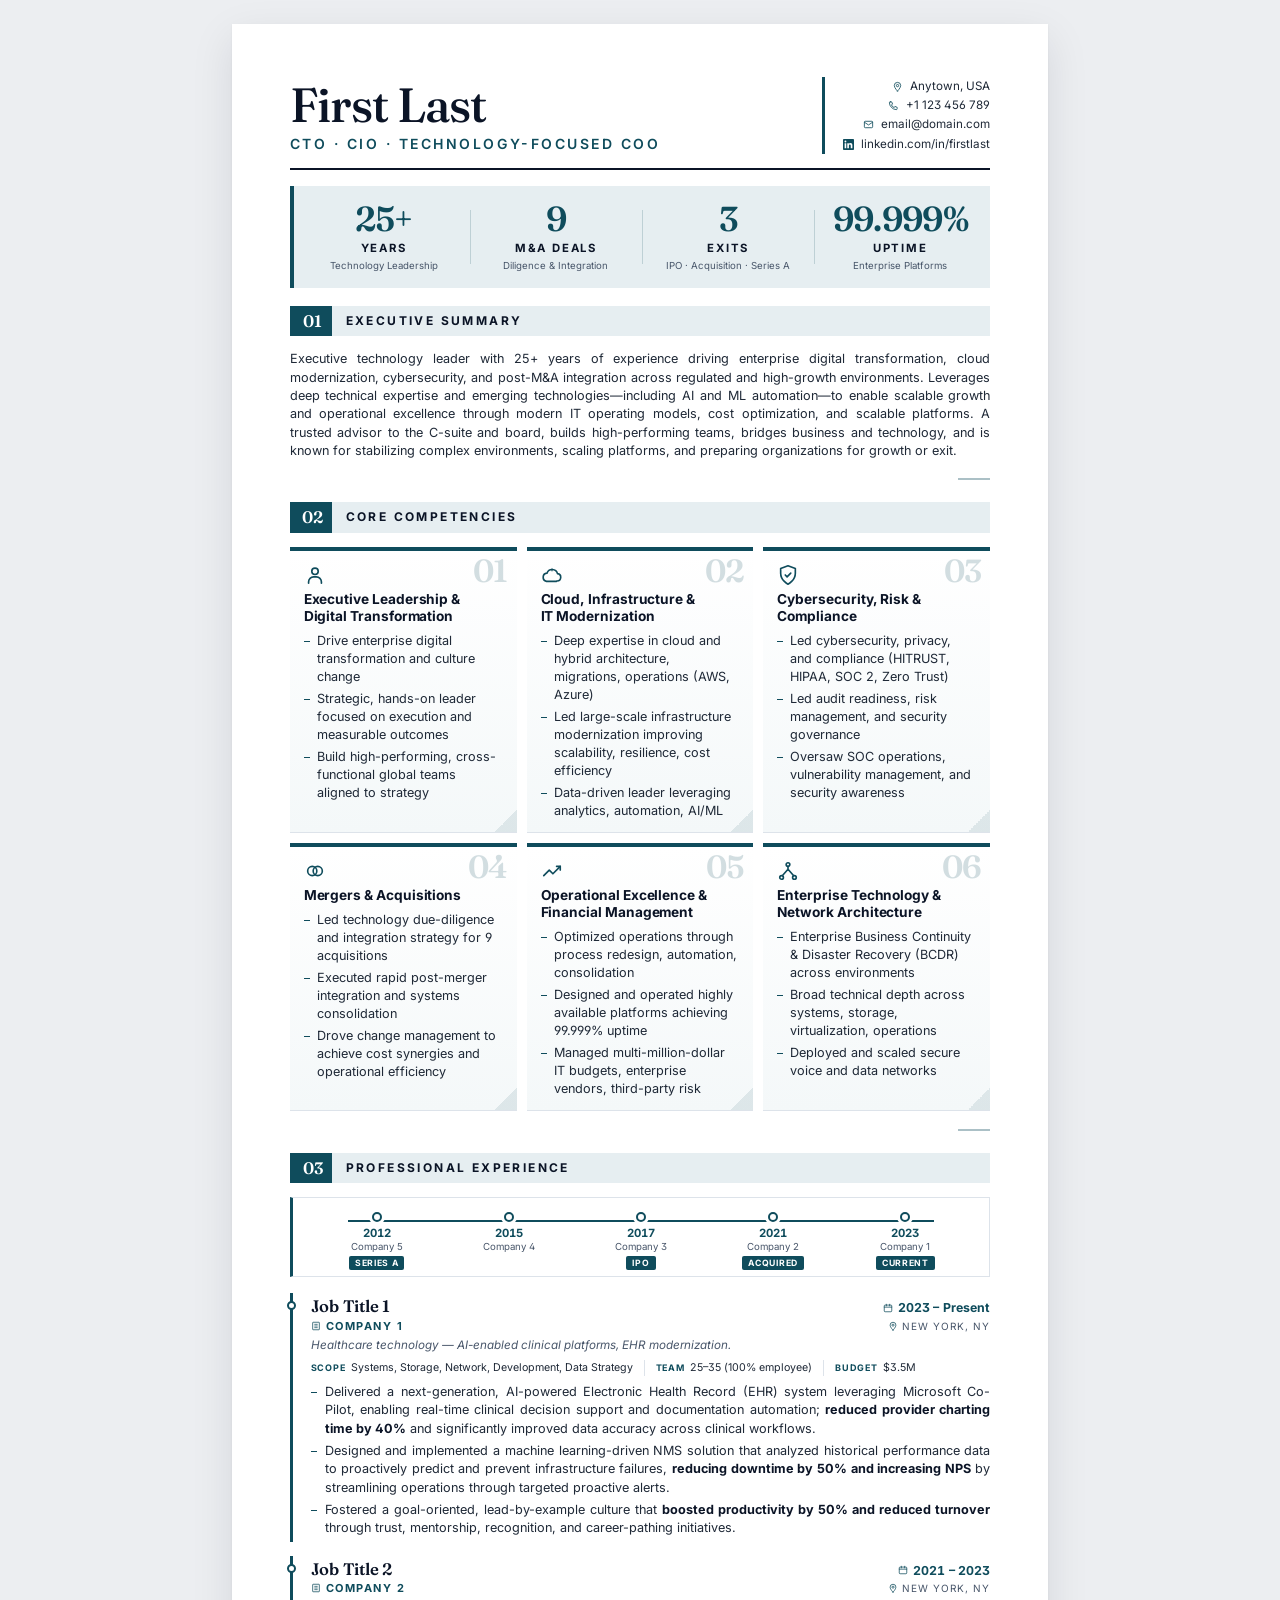
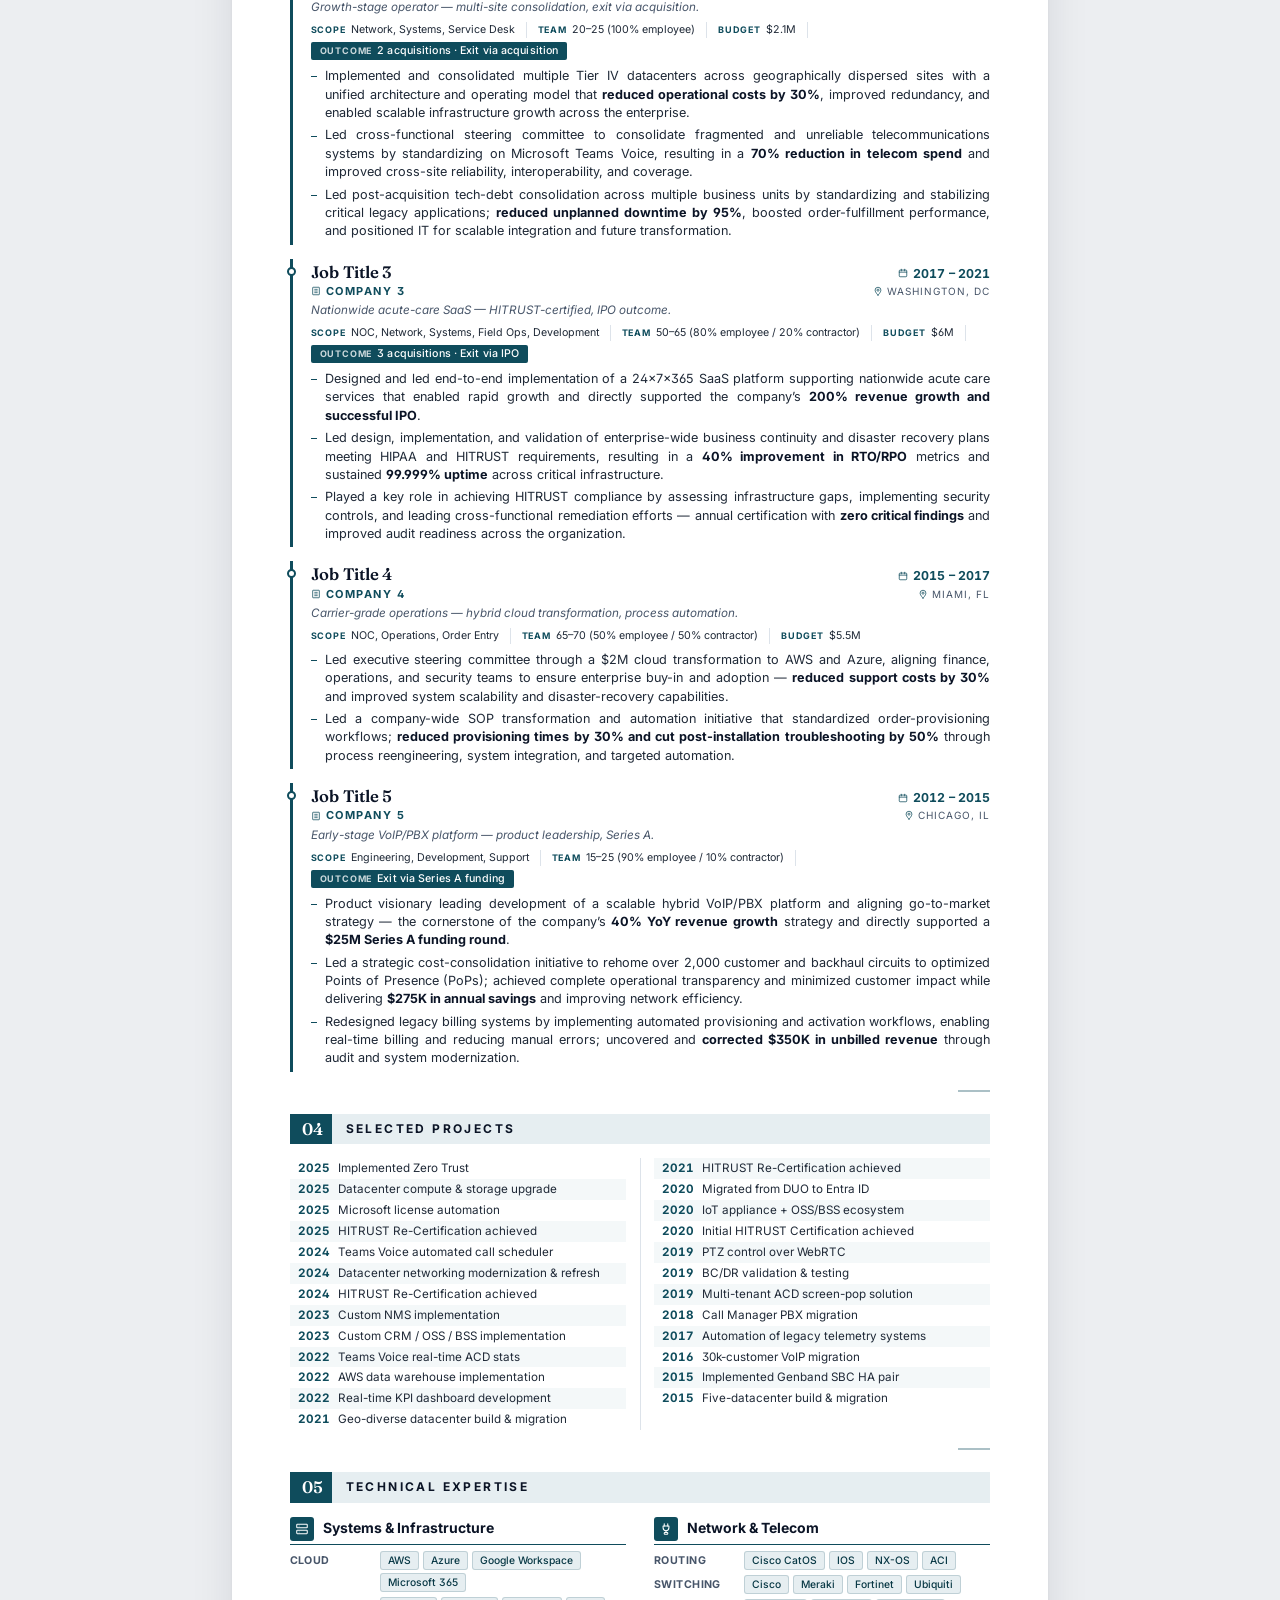
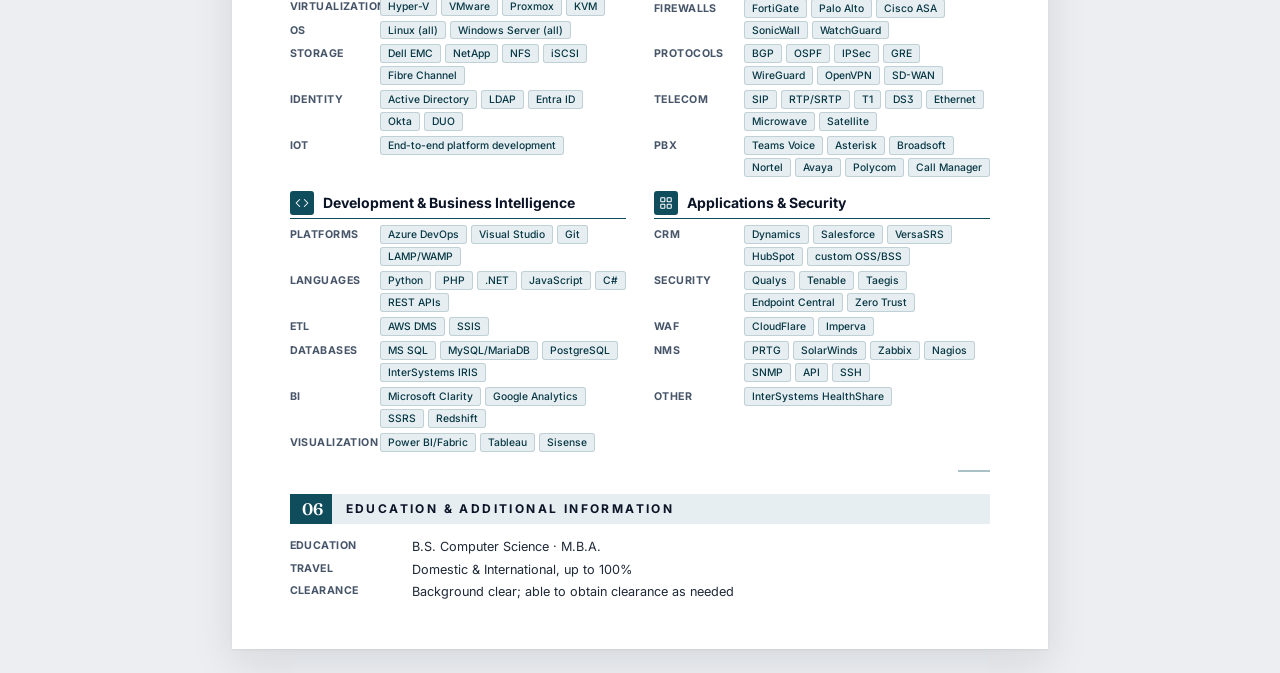
<file: index.html>
<!DOCTYPE html>
<html lang="en">
<head>
  <meta charset="UTF-8">
  <meta name="viewport" content="width=device-width, initial-scale=1">
  <title>First Last &mdash; Executive Resume</title>
  <link rel="stylesheet" href="styles.css">
</head>
<body>

<!-- ============================================================================
     SVG ICON SPRITE — defined once, referenced via <svg><use href="#icon-*"/>
     All symbols carry no <text> children; consumers should pair them with
     aria-hidden="true" so ATS parsers and screen readers skip them entirely.
     ============================================================================ -->
<svg width="0" height="0" style="position:absolute;width:0;height:0;overflow:hidden" aria-hidden="true" focusable="false">
  <symbol id="icon-pin" viewBox="0 0 24 24">
    <path d="M12 22s-7-7-7-12a7 7 0 0 1 14 0c0 5-7 12-7 12z" fill="none" stroke="currentColor" stroke-width="1.8" stroke-linecap="round" stroke-linejoin="round"/>
    <circle cx="12" cy="10" r="2.5" fill="none" stroke="currentColor" stroke-width="1.8"/>
  </symbol>
  <symbol id="icon-phone" viewBox="0 0 24 24">
    <path d="M5 4h3l2 5-2.5 1.5c1 3 3 5 6 6L15 14l5 2v3a2 2 0 0 1-2 2A16 16 0 0 1 3 6a2 2 0 0 1 2-2z" fill="none" stroke="currentColor" stroke-width="1.8" stroke-linecap="round" stroke-linejoin="round"/>
  </symbol>
  <symbol id="icon-mail" viewBox="0 0 24 24">
    <rect x="3" y="5" width="18" height="14" rx="2" fill="none" stroke="currentColor" stroke-width="1.8"/>
    <path d="M3 7l9 6 9-6" fill="none" stroke="currentColor" stroke-width="1.8" stroke-linecap="round" stroke-linejoin="round"/>
  </symbol>
  <symbol id="icon-linkedin" viewBox="0 0 24 24">
    <path d="M20.45 20.45h-3.55v-5.56c0-1.33-.03-3.04-1.85-3.04-1.86 0-2.14 1.45-2.14 2.95v5.65H9.36V9h3.41v1.56h.05c.48-.9 1.64-1.85 3.37-1.85 3.6 0 4.27 2.37 4.27 5.46v6.28zM5.34 7.43a2.06 2.06 0 1 1 0-4.12 2.06 2.06 0 0 1 0 4.12zM7.12 20.45H3.56V9h3.56v11.45zM22.22 0H1.77C.79 0 0 .77 0 1.72v20.55C0 23.23.79 24 1.77 24h20.45c.98 0 1.78-.77 1.78-1.72V1.72C24 .77 23.2 0 22.22 0z" fill="currentColor"/>
  </symbol>

  <symbol id="icon-leadership" viewBox="0 0 24 24">
    <circle cx="12" cy="8" r="3.5" fill="none" stroke="currentColor" stroke-width="1.8"/>
    <path d="M5 21v-1.5a5.5 5.5 0 0 1 5.5-5.5h3a5.5 5.5 0 0 1 5.5 5.5V21" fill="none" stroke="currentColor" stroke-width="1.8" stroke-linecap="round" stroke-linejoin="round"/>
  </symbol>
  <symbol id="icon-cloud" viewBox="0 0 24 24">
    <path d="M17 18.5h.5a4 4 0 0 0 .5-7.97A6 6 0 0 0 6.5 10A4.5 4.5 0 0 0 6 18.9h11z" fill="none" stroke="currentColor" stroke-width="1.8" stroke-linecap="round" stroke-linejoin="round"/>
    <path d="M12 4l.6 1.7 1.7.6-1.7.6-.6 1.7-.6-1.7L9.7 6.3l1.7-.6z" fill="currentColor"/>
  </symbol>
  <symbol id="icon-shield" viewBox="0 0 24 24">
    <path d="M12 22s8-4 8-12V5l-8-3-8 3v5c0 8 8 12 8 12z" fill="none" stroke="currentColor" stroke-width="1.8" stroke-linecap="round" stroke-linejoin="round"/>
    <path d="M9 12l2 2 4-4" fill="none" stroke="currentColor" stroke-width="1.8" stroke-linecap="round" stroke-linejoin="round"/>
  </symbol>
  <symbol id="icon-merge" viewBox="0 0 24 24">
    <circle cx="9" cy="12" r="5" fill="none" stroke="currentColor" stroke-width="1.8"/>
    <circle cx="15" cy="12" r="5" fill="none" stroke="currentColor" stroke-width="1.8"/>
  </symbol>
  <symbol id="icon-chart" viewBox="0 0 24 24">
    <path d="M3 17l6-6 4 4 8-8" fill="none" stroke="currentColor" stroke-width="1.8" stroke-linecap="round" stroke-linejoin="round"/>
    <path d="M17 7h4v4" fill="none" stroke="currentColor" stroke-width="1.8" stroke-linecap="round" stroke-linejoin="round"/>
  </symbol>
  <symbol id="icon-network" viewBox="0 0 24 24">
    <circle cx="12" cy="5" r="2" fill="none" stroke="currentColor" stroke-width="1.8"/>
    <circle cx="5" cy="19" r="2" fill="none" stroke="currentColor" stroke-width="1.8"/>
    <circle cx="19" cy="19" r="2" fill="none" stroke="currentColor" stroke-width="1.8"/>
    <path d="M12 7v3M12 10l-6 7M12 10l6 7" fill="none" stroke="currentColor" stroke-width="1.8" stroke-linecap="round"/>
  </symbol>

  <symbol id="icon-server" viewBox="0 0 24 24">
    <rect x="3" y="4" width="18" height="6" rx="1" fill="none" stroke="currentColor" stroke-width="1.8"/>
    <rect x="3" y="14" width="18" height="6" rx="1" fill="none" stroke="currentColor" stroke-width="1.8"/>
    <circle cx="7" cy="7" r="0.8" fill="currentColor"/>
    <circle cx="7" cy="17" r="0.8" fill="currentColor"/>
  </symbol>
  <symbol id="icon-cable" viewBox="0 0 24 24">
    <path d="M9 3v4M15 3v4" fill="none" stroke="currentColor" stroke-width="1.8" stroke-linecap="round"/>
    <path d="M7 7h10v3a5 5 0 0 1-10 0V7z" fill="none" stroke="currentColor" stroke-width="1.8" stroke-linejoin="round"/>
    <path d="M12 15v3" fill="none" stroke="currentColor" stroke-width="1.8" stroke-linecap="round"/>
    <rect x="9" y="18" width="6" height="3" rx="1" fill="none" stroke="currentColor" stroke-width="1.8"/>
  </symbol>
  <symbol id="icon-code" viewBox="0 0 24 24">
    <path d="M16 18l6-6-6-6M8 6l-6 6 6 6" fill="none" stroke="currentColor" stroke-width="1.8" stroke-linecap="round" stroke-linejoin="round"/>
  </symbol>
  <symbol id="icon-grid" viewBox="0 0 24 24">
    <rect x="3" y="3" width="7" height="7" rx="1" fill="none" stroke="currentColor" stroke-width="1.8"/>
    <rect x="14" y="3" width="7" height="7" rx="1" fill="none" stroke="currentColor" stroke-width="1.8"/>
    <rect x="3" y="14" width="7" height="7" rx="1" fill="none" stroke="currentColor" stroke-width="1.8"/>
    <rect x="14" y="14" width="7" height="7" rx="1" fill="none" stroke="currentColor" stroke-width="1.8"/>
  </symbol>

  <symbol id="icon-building" viewBox="0 0 24 24">
    <rect x="4" y="3" width="16" height="18" rx="1" fill="none" stroke="currentColor" stroke-width="1.8"/>
    <path d="M9 8h2M13 8h2M9 12h2M13 12h2M9 16h2M13 16h2" fill="none" stroke="currentColor" stroke-width="1.8" stroke-linecap="round"/>
  </symbol>
  <symbol id="icon-calendar" viewBox="0 0 24 24">
    <rect x="3" y="5" width="18" height="16" rx="2" fill="none" stroke="currentColor" stroke-width="1.8"/>
    <path d="M3 10h18M8 3v4M16 3v4" fill="none" stroke="currentColor" stroke-width="1.8" stroke-linecap="round"/>
  </symbol>
</svg>

<main class="resume">

    <header class="hero">
      <div>
        <h1 class="name">First Last</h1>
        <p class="headline">CTO &middot; CIO &middot; Technology-Focused COO</p>
      </div>
      <address class="hero-contact">
        <span><svg class="icon" aria-hidden="true" focusable="false"><use href="#icon-pin"/></svg>Anytown, USA</span>
        <a href="tel:+1123456789"><svg class="icon" aria-hidden="true" focusable="false"><use href="#icon-phone"/></svg>+1 123 456 789</a>
        <a href="mailto:email@domain.com"><svg class="icon" aria-hidden="true" focusable="false"><use href="#icon-mail"/></svg>email@domain.com</a>
        <a href="https://linkedin.com/in/firstlast"><svg class="icon" aria-hidden="true" focusable="false"><use href="#icon-linkedin"/></svg>linkedin.com/in/firstlast</a>
      </address>
    </header>

    <aside class="highlights" aria-label="Career highlights">
      <div class="highlight">
        <span class="highlight-value">25+</span>
        <span class="highlight-label">Years</span>
        <span class="highlight-sub">Technology Leadership</span>
      </div>
      <div class="highlight">
        <span class="highlight-value">9</span>
        <span class="highlight-label">M&amp;A Deals</span>
        <span class="highlight-sub">Diligence &amp; Integration</span>
      </div>
      <div class="highlight">
        <span class="highlight-value">3</span>
        <span class="highlight-label">Exits</span>
        <span class="highlight-sub">IPO &middot; Acquisition &middot; Series A</span>
      </div>
      <div class="highlight">
        <span class="highlight-value">99.999%</span>
        <span class="highlight-label">Uptime</span>
        <span class="highlight-sub">Enterprise Platforms</span>
      </div>
    </aside>

    <section class="summary">
      <h2 class="section-title">Executive Summary</h2>
      <p>Executive technology leader with 25+ years of experience driving enterprise digital transformation, cloud modernization, cybersecurity, and post-M&amp;A integration across regulated and high-growth environments. Leverages deep technical expertise and emerging technologies&mdash;including AI and ML automation&mdash;to enable scalable growth and operational excellence through modern IT operating models, cost optimization, and scalable platforms. A trusted advisor to the C-suite and board, builds high-performing teams, bridges business and technology, and is known for stabilizing complex environments, scaling platforms, and preparing organizations for growth or exit.</p>
    </section>

    <section class="competencies">
      <h2 class="section-title">Core Competencies</h2>
      <div class="competency-grid">

        <article class="competency">
          <svg class="icon competency-icon" aria-hidden="true" focusable="false"><use href="#icon-leadership"/></svg>
          <h3>Executive Leadership &amp; Digital Transformation</h3>
          <ul>
            <li>Drive enterprise digital transformation and culture change</li>
            <li>Strategic, hands-on leader focused on execution and measurable outcomes</li>
            <li>Build high-performing, cross-functional global teams aligned to strategy</li>
          </ul>
        </article>

        <article class="competency">
          <svg class="icon competency-icon" aria-hidden="true" focusable="false"><use href="#icon-cloud"/></svg>
          <h3>Cloud, Infrastructure &amp; IT Modernization</h3>
          <ul>
            <li>Deep expertise in cloud and hybrid architecture, migrations, operations (AWS, Azure)</li>
            <li>Led large-scale infrastructure modernization improving scalability, resilience, cost efficiency</li>
            <li>Data-driven leader leveraging analytics, automation, AI/ML</li>
          </ul>
        </article>

        <article class="competency">
          <svg class="icon competency-icon" aria-hidden="true" focusable="false"><use href="#icon-shield"/></svg>
          <h3>Cybersecurity, Risk &amp; Compliance</h3>
          <ul>
            <li>Led cybersecurity, privacy, and compliance (HITRUST, HIPAA, SOC 2, Zero Trust)</li>
            <li>Led audit readiness, risk management, and security governance</li>
            <li>Oversaw SOC operations, vulnerability management, and security awareness</li>
          </ul>
        </article>

        <article class="competency">
          <svg class="icon competency-icon" aria-hidden="true" focusable="false"><use href="#icon-merge"/></svg>
          <h3>Mergers &amp; Acquisitions</h3>
          <ul>
            <li>Led technology due-diligence and integration strategy for 9 acquisitions</li>
            <li>Executed rapid post-merger integration and systems consolidation</li>
            <li>Drove change management to achieve cost synergies and operational efficiency</li>
          </ul>
        </article>

        <article class="competency">
          <svg class="icon competency-icon" aria-hidden="true" focusable="false"><use href="#icon-chart"/></svg>
          <h3>Operational Excellence &amp; Financial Management</h3>
          <ul>
            <li>Optimized operations through process redesign, automation, consolidation</li>
            <li>Designed and operated highly available platforms achieving 99.999% uptime</li>
            <li>Managed multi-million-dollar IT budgets, enterprise vendors, third-party risk</li>
          </ul>
        </article>

        <article class="competency">
          <svg class="icon competency-icon" aria-hidden="true" focusable="false"><use href="#icon-network"/></svg>
          <h3>Enterprise Technology &amp; Network Architecture</h3>
          <ul>
            <li>Enterprise Business Continuity &amp; Disaster Recovery (BCDR) across environments</li>
            <li>Broad technical depth across systems, storage, virtualization, operations</li>
            <li>Deployed and scaled secure voice and data networks</li>
          </ul>
        </article>

      </div>
    </section>

    <section class="experience">
      <h2 class="section-title">Professional Experience</h2>

      <ol class="career-timeline" aria-label="Career timeline">
        <li>
          <span class="timeline-year">2012</span>
          <span class="timeline-label">Company 5</span>
          <span class="timeline-badge">Series A</span>
        </li>
        <li>
          <span class="timeline-year">2015</span>
          <span class="timeline-label">Company 4</span>
        </li>
        <li>
          <span class="timeline-year">2017</span>
          <span class="timeline-label">Company 3</span>
          <span class="timeline-badge">IPO</span>
        </li>
        <li>
          <span class="timeline-year">2021</span>
          <span class="timeline-label">Company 2</span>
          <span class="timeline-badge">Acquired</span>
        </li>
        <li>
          <span class="timeline-year">2023</span>
          <span class="timeline-label">Company 1</span>
          <span class="timeline-badge">Current</span>
        </li>
      </ol>

      <article class="role">
        <header class="role-header">
          <div>
            <h3 class="role-title">Job Title 1</h3>
            <p class="role-company"><svg class="icon" aria-hidden="true" focusable="false"><use href="#icon-building"/></svg>Company 1</p>
          </div>
          <div class="role-meta">
            <p class="role-dates"><svg class="icon" aria-hidden="true" focusable="false"><use href="#icon-calendar"/></svg>2023 &ndash; Present</p>
            <p class="role-location"><svg class="icon" aria-hidden="true" focusable="false"><use href="#icon-pin"/></svg>New York, NY</p>
          </div>
        </header>
        <p class="role-context">Healthcare technology &mdash; AI-enabled clinical platforms, EHR modernization.</p>
        <ul class="role-stats">
          <li><span class="label">Scope</span> Systems, Storage, Network, Development, Data Strategy</li>
          <li><span class="label">Team</span> 25&ndash;35 (100% employee)</li>
          <li><span class="label">Budget</span> $3.5M</li>
        </ul>
        <ul class="achievements">
          <li>Delivered a next-generation, AI-powered Electronic Health Record (EHR) system leveraging Microsoft Co-Pilot, enabling real-time clinical decision support and documentation automation; <strong>reduced provider charting time by 40%</strong> and significantly improved data accuracy across clinical workflows.</li>
          <li>Designed and implemented a machine learning-driven NMS solution that analyzed historical performance data to proactively predict and prevent infrastructure failures, <strong>reducing downtime by 50% and increasing NPS</strong> by streamlining operations through targeted proactive alerts.</li>
          <li>Fostered a goal-oriented, lead-by-example culture that <strong>boosted productivity by 50% and reduced turnover</strong> through trust, mentorship, recognition, and career-pathing initiatives.</li>
        </ul>
      </article>

      <article class="role">
        <header class="role-header">
          <div>
            <h3 class="role-title">Job Title 2</h3>
            <p class="role-company"><svg class="icon" aria-hidden="true" focusable="false"><use href="#icon-building"/></svg>Company 2</p>
          </div>
          <div class="role-meta">
            <p class="role-dates"><svg class="icon" aria-hidden="true" focusable="false"><use href="#icon-calendar"/></svg>2021 &ndash; 2023</p>
            <p class="role-location"><svg class="icon" aria-hidden="true" focusable="false"><use href="#icon-pin"/></svg>New York, NY</p>
          </div>
        </header>
        <p class="role-context">Growth-stage operator &mdash; multi-site consolidation, exit via acquisition.</p>
        <ul class="role-stats">
          <li><span class="label">Scope</span> Network, Systems, Service Desk</li>
          <li><span class="label">Team</span> 20&ndash;25 (100% employee)</li>
          <li><span class="label">Budget</span> $2.1M</li>
          <li class="outcome"><span class="label">Outcome</span> 2 acquisitions &middot; Exit via acquisition</li>
        </ul>
        <ul class="achievements">
          <li>Implemented and consolidated multiple Tier IV datacenters across geographically dispersed sites with a unified architecture and operating model that <strong>reduced operational costs by 30%</strong>, improved redundancy, and enabled scalable infrastructure growth across the enterprise.</li>
          <li>Led cross-functional steering committee to consolidate fragmented and unreliable telecommunications systems by standardizing on Microsoft Teams Voice, resulting in a <strong>70% reduction in telecom spend</strong> and improved cross-site reliability, interoperability, and coverage.</li>
          <li>Led post-acquisition tech-debt consolidation across multiple business units by standardizing and stabilizing critical legacy applications; <strong>reduced unplanned downtime by 95%</strong>, boosted order-fulfillment performance, and positioned IT for scalable integration and future transformation.</li>
        </ul>
      </article>

      <article class="role">
        <header class="role-header">
          <div>
            <h3 class="role-title">Job Title 3</h3>
            <p class="role-company"><svg class="icon" aria-hidden="true" focusable="false"><use href="#icon-building"/></svg>Company 3</p>
          </div>
          <div class="role-meta">
            <p class="role-dates"><svg class="icon" aria-hidden="true" focusable="false"><use href="#icon-calendar"/></svg>2017 &ndash; 2021</p>
            <p class="role-location"><svg class="icon" aria-hidden="true" focusable="false"><use href="#icon-pin"/></svg>Washington, DC</p>
          </div>
        </header>
        <p class="role-context">Nationwide acute-care SaaS &mdash; HITRUST-certified, IPO outcome.</p>
        <ul class="role-stats">
          <li><span class="label">Scope</span> NOC, Network, Systems, Field Ops, Development</li>
          <li><span class="label">Team</span> 50&ndash;65 (80% employee / 20% contractor)</li>
          <li><span class="label">Budget</span> $6M</li>
          <li class="outcome"><span class="label">Outcome</span> 3 acquisitions &middot; Exit via IPO</li>
        </ul>
        <ul class="achievements">
          <li>Designed and led end-to-end implementation of a 24&times;7&times;365 SaaS platform supporting nationwide acute care services that enabled rapid growth and directly supported the company&rsquo;s <strong>200% revenue growth and successful IPO</strong>.</li>
          <li>Led design, implementation, and validation of enterprise-wide business continuity and disaster recovery plans meeting HIPAA and HITRUST requirements, resulting in a <strong>40% improvement in RTO/RPO</strong> metrics and sustained <strong>99.999% uptime</strong> across critical infrastructure.</li>
          <li>Played a key role in achieving HITRUST compliance by assessing infrastructure gaps, implementing security controls, and leading cross-functional remediation efforts &mdash; annual certification with <strong>zero critical findings</strong> and improved audit readiness across the organization.</li>
        </ul>
      </article>

      <article class="role">
        <header class="role-header">
          <div>
            <h3 class="role-title">Job Title 4</h3>
            <p class="role-company"><svg class="icon" aria-hidden="true" focusable="false"><use href="#icon-building"/></svg>Company 4</p>
          </div>
          <div class="role-meta">
            <p class="role-dates"><svg class="icon" aria-hidden="true" focusable="false"><use href="#icon-calendar"/></svg>2015 &ndash; 2017</p>
            <p class="role-location"><svg class="icon" aria-hidden="true" focusable="false"><use href="#icon-pin"/></svg>Miami, FL</p>
          </div>
        </header>
        <p class="role-context">Carrier-grade operations &mdash; hybrid cloud transformation, process automation.</p>
        <ul class="role-stats">
          <li><span class="label">Scope</span> NOC, Operations, Order Entry</li>
          <li><span class="label">Team</span> 65&ndash;70 (50% employee / 50% contractor)</li>
          <li><span class="label">Budget</span> $5.5M</li>
        </ul>
        <ul class="achievements">
          <li>Led executive steering committee through a $2M cloud transformation to AWS and Azure, aligning finance, operations, and security teams to ensure enterprise buy-in and adoption &mdash; <strong>reduced support costs by 30%</strong> and improved system scalability and disaster-recovery capabilities.</li>
          <li>Led a company-wide SOP transformation and automation initiative that standardized order-provisioning workflows; <strong>reduced provisioning times by 30% and cut post-installation troubleshooting by 50%</strong> through process reengineering, system integration, and targeted automation.</li>
        </ul>
      </article>

      <article class="role">
        <header class="role-header">
          <div>
            <h3 class="role-title">Job Title 5</h3>
            <p class="role-company"><svg class="icon" aria-hidden="true" focusable="false"><use href="#icon-building"/></svg>Company 5</p>
          </div>
          <div class="role-meta">
            <p class="role-dates"><svg class="icon" aria-hidden="true" focusable="false"><use href="#icon-calendar"/></svg>2012 &ndash; 2015</p>
            <p class="role-location"><svg class="icon" aria-hidden="true" focusable="false"><use href="#icon-pin"/></svg>Chicago, IL</p>
          </div>
        </header>
        <p class="role-context">Early-stage VoIP/PBX platform &mdash; product leadership, Series A.</p>
        <ul class="role-stats">
          <li><span class="label">Scope</span> Engineering, Development, Support</li>
          <li><span class="label">Team</span> 15&ndash;25 (90% employee / 10% contractor)</li>
          <li class="outcome"><span class="label">Outcome</span> Exit via Series A funding</li>
        </ul>
        <ul class="achievements">
          <li>Product visionary leading development of a scalable hybrid VoIP/PBX platform and aligning go-to-market strategy &mdash; the cornerstone of the company&rsquo;s <strong>40% YoY revenue growth</strong> strategy and directly supported a <strong>$25M Series A funding round</strong>.</li>
          <li>Led a strategic cost-consolidation initiative to rehome over 2,000 customer and backhaul circuits to optimized Points of Presence (PoPs); achieved complete operational transparency and minimized customer impact while delivering <strong>$275K in annual savings</strong> and improving network efficiency.</li>
          <li>Redesigned legacy billing systems by implementing automated provisioning and activation workflows, enabling real-time billing and reducing manual errors; uncovered and <strong>corrected $350K in unbilled revenue</strong> through audit and system modernization.</li>
        </ul>
      </article>

    </section>

    <section class="projects">
      <h2 class="section-title">Selected Projects</h2>
      <ul class="project-list">
        <li><span class="project-year">2025</span>Implemented Zero Trust</li>
        <li><span class="project-year">2025</span>Datacenter compute &amp; storage upgrade</li>
        <li><span class="project-year">2025</span>Microsoft license automation</li>
        <li><span class="project-year">2025</span>HITRUST Re-Certification achieved</li>
        <li><span class="project-year">2024</span>Teams Voice automated call scheduler</li>
        <li><span class="project-year">2024</span>Datacenter networking modernization &amp; refresh</li>
        <li><span class="project-year">2024</span>HITRUST Re-Certification achieved</li>
        <li><span class="project-year">2023</span>Custom NMS implementation</li>
        <li><span class="project-year">2023</span>Custom CRM / OSS / BSS implementation</li>
        <li><span class="project-year">2022</span>Teams Voice real-time ACD stats</li>
        <li><span class="project-year">2022</span>AWS data warehouse implementation</li>
        <li><span class="project-year">2022</span>Real-time KPI dashboard development</li>
        <li><span class="project-year">2021</span>Geo-diverse datacenter build &amp; migration</li>
        <li><span class="project-year">2021</span>HITRUST Re-Certification achieved</li>
        <li><span class="project-year">2020</span>Migrated from DUO to Entra ID</li>
        <li><span class="project-year">2020</span>IoT appliance + OSS/BSS ecosystem</li>
        <li><span class="project-year">2020</span>Initial HITRUST Certification achieved</li>
        <li><span class="project-year">2019</span>PTZ control over WebRTC</li>
        <li><span class="project-year">2019</span>BC/DR validation &amp; testing</li>
        <li><span class="project-year">2019</span>Multi-tenant ACD screen-pop solution</li>
        <li><span class="project-year">2018</span>Call Manager PBX migration</li>
        <li><span class="project-year">2017</span>Automation of legacy telemetry systems</li>
        <li><span class="project-year">2016</span>30k-customer VoIP migration</li>
        <li><span class="project-year">2015</span>Implemented Genband SBC HA pair</li>
        <li><span class="project-year">2015</span>Five-datacenter build &amp; migration</li>
      </ul>
    </section>

    <section class="technical">
      <h2 class="section-title">Technical Expertise</h2>
      <div class="technical-grid">

        <div class="tech-group">
          <h3 class="tech-cat">
            <span class="tech-cat-icon"><svg class="icon" aria-hidden="true" focusable="false"><use href="#icon-server"/></svg></span>
            Systems &amp; Infrastructure
          </h3>
          <dl class="tech-list">
            <dt>Cloud</dt>
            <dd><ul class="tech-tags"><li>AWS</li><li>Azure</li><li>Google Workspace</li><li>Microsoft 365</li></ul></dd>
            <dt>Virtualization</dt>
            <dd><ul class="tech-tags"><li>Hyper-V</li><li>VMware</li><li>Proxmox</li><li>KVM</li></ul></dd>
            <dt>OS</dt>
            <dd><ul class="tech-tags"><li>Linux (all)</li><li>Windows Server (all)</li></ul></dd>
            <dt>Storage</dt>
            <dd><ul class="tech-tags"><li>Dell EMC</li><li>NetApp</li><li>NFS</li><li>iSCSI</li><li>Fibre Channel</li></ul></dd>
            <dt>Identity</dt>
            <dd><ul class="tech-tags"><li>Active Directory</li><li>LDAP</li><li>Entra ID</li><li>Okta</li><li>DUO</li></ul></dd>
            <dt>IoT</dt>
            <dd><ul class="tech-tags"><li>End-to-end platform development</li></ul></dd>
          </dl>
        </div>

        <div class="tech-group">
          <h3 class="tech-cat">
            <span class="tech-cat-icon"><svg class="icon" aria-hidden="true" focusable="false"><use href="#icon-cable"/></svg></span>
            Network &amp; Telecom
          </h3>
          <dl class="tech-list">
            <dt>Routing</dt>
            <dd><ul class="tech-tags"><li>Cisco CatOS</li><li>IOS</li><li>NX-OS</li><li>ACI</li></ul></dd>
            <dt>Switching</dt>
            <dd><ul class="tech-tags"><li>Cisco</li><li>Meraki</li><li>Fortinet</li><li>Ubiquiti</li></ul></dd>
            <dt>Firewalls</dt>
            <dd><ul class="tech-tags"><li>FortiGate</li><li>Palo Alto</li><li>Cisco ASA</li><li>SonicWall</li><li>WatchGuard</li></ul></dd>
            <dt>Protocols</dt>
            <dd><ul class="tech-tags"><li>BGP</li><li>OSPF</li><li>IPSec</li><li>GRE</li><li>WireGuard</li><li>OpenVPN</li><li>SD-WAN</li></ul></dd>
            <dt>Telecom</dt>
            <dd><ul class="tech-tags"><li>SIP</li><li>RTP/SRTP</li><li>T1</li><li>DS3</li><li>Ethernet</li><li>Microwave</li><li>Satellite</li></ul></dd>
            <dt>PBX</dt>
            <dd><ul class="tech-tags"><li>Teams Voice</li><li>Asterisk</li><li>Broadsoft</li><li>Nortel</li><li>Avaya</li><li>Polycom</li><li>Call Manager</li></ul></dd>
          </dl>
        </div>

        <div class="tech-group">
          <h3 class="tech-cat">
            <span class="tech-cat-icon"><svg class="icon" aria-hidden="true" focusable="false"><use href="#icon-code"/></svg></span>
            Development &amp; Business Intelligence
          </h3>
          <dl class="tech-list">
            <dt>Platforms</dt>
            <dd><ul class="tech-tags"><li>Azure DevOps</li><li>Visual Studio</li><li>Git</li><li>LAMP/WAMP</li></ul></dd>
            <dt>Languages</dt>
            <dd><ul class="tech-tags"><li>Python</li><li>PHP</li><li>.NET</li><li>JavaScript</li><li>C#</li><li>REST APIs</li></ul></dd>
            <dt>ETL</dt>
            <dd><ul class="tech-tags"><li>AWS DMS</li><li>SSIS</li></ul></dd>
            <dt>Databases</dt>
            <dd><ul class="tech-tags"><li>MS SQL</li><li>MySQL/MariaDB</li><li>PostgreSQL</li><li>InterSystems IRIS</li></ul></dd>
            <dt>BI</dt>
            <dd><ul class="tech-tags"><li>Microsoft Clarity</li><li>Google Analytics</li><li>SSRS</li><li>Redshift</li></ul></dd>
            <dt>Visualization</dt>
            <dd><ul class="tech-tags"><li>Power BI/Fabric</li><li>Tableau</li><li>Sisense</li></ul></dd>
          </dl>
        </div>

        <div class="tech-group">
          <h3 class="tech-cat">
            <span class="tech-cat-icon"><svg class="icon" aria-hidden="true" focusable="false"><use href="#icon-grid"/></svg></span>
            Applications &amp; Security
          </h3>
          <dl class="tech-list">
            <dt>CRM</dt>
            <dd><ul class="tech-tags"><li>Dynamics</li><li>Salesforce</li><li>VersaSRS</li><li>HubSpot</li><li>custom OSS/BSS</li></ul></dd>
            <dt>Security</dt>
            <dd><ul class="tech-tags"><li>Qualys</li><li>Tenable</li><li>Taegis</li><li>Endpoint Central</li><li>Zero Trust</li></ul></dd>
            <dt>WAF</dt>
            <dd><ul class="tech-tags"><li>CloudFlare</li><li>Imperva</li></ul></dd>
            <dt>NMS</dt>
            <dd><ul class="tech-tags"><li>PRTG</li><li>SolarWinds</li><li>Zabbix</li><li>Nagios</li><li>SNMP</li><li>API</li><li>SSH</li></ul></dd>
            <dt>Other</dt>
            <dd><ul class="tech-tags"><li>InterSystems HealthShare</li></ul></dd>
          </dl>
        </div>

      </div>
    </section>

    <section class="additional">
      <h2 class="section-title">Education &amp; Additional Information</h2>
      <dl class="meta-list">
        <dt>Education</dt><dd>B.S. Computer Science &middot; M.B.A.</dd>
        <dt>Travel</dt><dd>Domestic &amp; International, up to 100%</dd>
        <dt>Clearance</dt><dd>Background clear; able to obtain clearance as needed</dd>
      </dl>
    </section>

  </main>
</body>
</html>
</file>
<file: styles.css>
/* ==========================================================================
   EXECUTIVE RESUME — Visual + ATS-Optimized Stylesheet  (v2)
   --------------------------------------------------------------------------
   Design intent:
     - Reads like a Korn Ferry / Heidrick executive bio: refined serif name,
       Inter body, deep-teal accent, hairline rules, generous typographic
       contrast within tight vertical rhythm.
     - Marketing-brochure visual moments: Career Highlights metric band,
       numbered section markers, executive career timeline, technology
       tag-pills, alternating project row tints.

   ATS strategy:
     - Single-column source order; multi-column visual via CSS Grid only.
     - Semantic <h1>/<h2>/<h3>, <ul>/<li>, <dl>/<dt>/<dd> throughout.
     - No <img>, no icon fonts, no <table> for layout.
     - Bullets rendered via ::before so parsers still see <li>.
     - Section numbers are CSS counters in ::before — parsers never see them.
     - Tech "pills" are real <li> elements — each tool is a discrete item
       that ATS can extract individually.
     - Career timeline uses semantic <ol> with role="list" — list items are
       readable; the connecting bar/dots are pure CSS decoration.

   Print:
     - Letter size, 0.5" margins, page-break protections on roles + titles.
     - print-color-adjust: exact ensures accent tints render in PDFs.

   Portability:
     - Headless Chromium (Puppeteer / Playwright) honors all of this as-is.
     - WeasyPrint / wkhtmltopdf: self-host Inter + Fraunces (drop @import,
       add @font-face with local woff2 files) to avoid network at render.
   ========================================================================== */

@import url('https://fonts.googleapis.com/css2?family=Fraunces:opsz,wght@9..144,400;9..144,500;9..144,600;9..144,700&family=Inter:wght@400;500;600;700&display=swap');

*, *::before, *::after { box-sizing: border-box; }

:root {
  /* ----- Palette --------------------------------------------------------- */
  --ink:           #0B1426;   /* primary text, name, role titles            */
  --body:          #1F2937;   /* body copy                                  */
  --mute:          #475569;   /* meta, location, context                    */
  --faint:         #94A3B8;   /* separators, tertiary                       */
  --accent:        #0F4C5C;   /* deep teal — companies, year tags, rules    */
  --accent-deep:   #083845;   /* slightly deeper for hover / emphasis       */
  --accent-soft:   #E6EEF1;   /* tinted backgrounds                         */
  --accent-pale:   #F4F8F9;   /* alternating row tint                       */
  --rule:          #DDE3EA;
  --rule-strong:   #0B1426;
  --paper:         #FFFFFF;
  --app-bg:        #ECEEF1;

  /* ----- Typography ------------------------------------------------------ */
  --font-display:  'Fraunces', 'Source Serif 4', Georgia, 'Times New Roman', serif;
  --font-body:     'Inter', -apple-system, BlinkMacSystemFont, 'Segoe UI', Roboto, 'Helvetica Neue', Arial, sans-serif;

  /* ----- Type scale ------------------------------------------------------ */
  --fs-name:       36pt;
  --fs-headline:   10.5pt;
  --fs-section:    9pt;
  --fs-sect-num:   11pt;
  --fs-h3:         10.5pt;
  --fs-body:       9.5pt;
  --fs-meta:       8.75pt;
  --fs-small:      8pt;
  --fs-micro:      7.25pt;
  --fs-highlight:  26pt;
}

html, body {
  margin: 0;
  padding: 0;
  background: var(--app-bg);
  color: var(--body);
  font-family: var(--font-body);
  font-size: var(--fs-body);
  line-height: 1.45;
  font-feature-settings: 'kern', 'liga', 'calt', 'ss01';
  -webkit-font-smoothing: antialiased;
  text-rendering: optimizeLegibility;
}

/* Force accent fills/tints to render in printed PDFs */
.highlight, .tech-tags li, .role-stats .label,
.competency h3, .tech-cat, .career-timeline,
.summary-band, .project-list li:nth-child(even),
.timeline-badge {
  -webkit-print-color-adjust: exact;
  print-color-adjust: exact;
}

/* --------------------------------------------------------------------------
   Paper frame (visible on screen; flattened in print)
   -------------------------------------------------------------------------- */
.resume {
  max-width: 8.5in;
  margin: 24px auto;
  padding: 0.55in 0.6in 0.5in;
  background: var(--paper);
  box-shadow:
    0 1px 2px rgba(15, 23, 42, 0.06),
    0 14px 40px rgba(15, 23, 42, 0.10);
  counter-reset: section;   /* drives 01 / 02 / 03 ... section numbers */
}

/* --------------------------------------------------------------------------
   HEADER
   -------------------------------------------------------------------------- */
.hero {
  display: grid;
  grid-template-columns: 1fr auto;
  gap: 28px;
  align-items: end;
  padding-bottom: 14px;
  margin-bottom: 16px;
  border-bottom: 2px solid var(--rule-strong);
}

.name {
  font-family: var(--font-display);
  font-weight: 500;
  font-size: var(--fs-name);
  line-height: 0.95;
  letter-spacing: -0.02em;
  color: var(--ink);
  margin: 0 0 6px;
}

.headline {
  font-size: var(--fs-headline);
  font-weight: 600;
  letter-spacing: 0.18em;
  text-transform: uppercase;
  color: var(--accent);
  margin: 0;
}

.hero-contact {
  font-style: normal;
  font-size: var(--fs-meta);
  color: var(--mute);
  text-align: right;
  line-height: 1.65;
  padding-left: 18px;
  border-left: 3px solid var(--accent);
}

.hero-contact > * {
  display: flex;
  align-items: center;
  justify-content: flex-end;
  gap: 7px;
  color: var(--body);
  text-decoration: none;
}

.hero-contact a:hover { color: var(--accent); }

.hero-contact .icon {
  width: 11px;
  height: 11px;
  color: var(--accent);
}

/* --------------------------------------------------------------------------
   ICONS — inline SVG sprite (defined once at top of <body>, referenced via
            <svg class="icon"><use href="#icon-*"/></svg>). ATS-safe:
            aria-hidden + no <text> elements inside symbols.
   -------------------------------------------------------------------------- */
.icon {
  display: inline-block;
  width: 1em;
  height: 1em;
  vertical-align: middle;
  fill: none;
  flex-shrink: 0;
  -webkit-print-color-adjust: exact;
  print-color-adjust: exact;
}

.icon use { pointer-events: none; }

/* --------------------------------------------------------------------------
   CAREER HIGHLIGHTS — marketing-brochure metric band
   -------------------------------------------------------------------------- */
.highlights {
  display: grid;
  grid-template-columns: repeat(4, 1fr);
  gap: 0;
  margin: 0 0 18px;
  padding: 16px 4px;
  background: var(--accent-soft);
  border-left: 4px solid var(--accent);
}

.highlight {
  text-align: center;
  padding: 0 14px;
  position: relative;
}

.highlight + .highlight::before {
  content: '';
  position: absolute;
  left: 0;
  top: 12%;
  bottom: 12%;
  width: 1px;
  background: rgba(15, 76, 92, 0.18);
}

.highlight-value {
  display: block;
  font-family: var(--font-display);
  font-size: var(--fs-highlight);
  font-weight: 600;
  line-height: 1;
  color: var(--accent);
  letter-spacing: -0.02em;
  margin: 0 0 4px;
  font-variant-numeric: tabular-nums;
}

.highlight-label {
  display: block;
  font-size: 8.5pt;
  font-weight: 700;
  text-transform: uppercase;
  letter-spacing: 0.16em;
  color: var(--ink);
  margin: 0 0 2px;
}

.highlight-sub {
  display: block;
  font-size: var(--fs-micro);
  color: var(--mute);
  line-height: 1.35;
}

/* --------------------------------------------------------------------------
   SECTIONS — shared
   --------------------------------------------------------------------------
   Each section opens with a header band: a filled deep-teal tile holding
   the numeral, a soft-tinted bar carrying the title, and a 4px accent
   left rule. Sections are visually distinct blocks separated by generous
   whitespace and an optional hairline divider between them.
   -------------------------------------------------------------------------- */
section {
  margin: 0 0 22px;
  position: relative;
}

section:last-child { margin-bottom: 0; }

/* Optional hairline divider between sections — a small accent dash at right */
section:not(:last-child)::after {
  content: '';
  display: block;
  width: 32px;
  height: 2px;
  background: var(--accent);
  margin: 18px 0 0 auto;
  opacity: 0.35;
}

.section-title {
  position: relative;
  margin: 0 0 14px;
  padding: 8px 16px 8px 52px;
  background: var(--accent-soft);
  border-left: 4px solid var(--accent);
  border-bottom: none;
  font-size: var(--fs-section);
  font-weight: 700;
  letter-spacing: 0.2em;
  text-transform: uppercase;
  color: var(--ink);
  line-height: 1.2;
  -webkit-print-color-adjust: exact;
  print-color-adjust: exact;
}

/* Filled accent numeral tile, anchored to the left of the title band */
.section-title::before {
  counter-increment: section;
  content: counter(section, decimal-leading-zero);
  position: absolute;
  left: 0;
  top: 0;
  bottom: 0;
  width: 38px;
  display: flex;
  align-items: center;
  justify-content: center;
  background: var(--accent);
  color: var(--paper);
  font-family: var(--font-display);
  font-weight: 600;
  font-size: 12.5pt;
  letter-spacing: 0;
  text-transform: none;
  line-height: 1;
  -webkit-print-color-adjust: exact;
  print-color-adjust: exact;
}

p { margin: 0 0 8px; }
ul { list-style: none; margin: 0; padding: 0; }

/* --------------------------------------------------------------------------
   EXECUTIVE SUMMARY
   -------------------------------------------------------------------------- */
.summary p {
  margin: 0;
  text-align: justify;
  hyphens: auto;
  color: var(--body);
}

/* --------------------------------------------------------------------------
   CORE COMPETENCIES — editorial capability tiles
   --------------------------------------------------------------------------
   Each card: subtle top-to-bottom tint gradient, 4px deep-teal top bar,
   large faded numeral in the corner (CSS counter), refined dash bullets.
   No icons, no images — all decoration via CSS so ATS only ever reads
   the <h3> title and the <ul><li> bullets.
   -------------------------------------------------------------------------- */
.competency-grid {
  display: grid;
  grid-template-columns: repeat(3, 1fr);
  gap: 10px;
  counter-reset: competency;
}

.competency {
  position: relative;
  padding: 13px 14px 12px;
  background:
    linear-gradient(180deg, var(--paper) 0%, var(--accent-pale) 100%);
  border-top: 4px solid var(--accent);
  border-bottom: 1px solid var(--rule);
  break-inside: avoid;
  overflow: hidden;
  -webkit-print-color-adjust: exact;
  print-color-adjust: exact;
}

/* Large faded numeral, top-right — decorative editorial flourish */
.competency::before {
  counter-increment: competency;
  content: counter(competency, decimal-leading-zero);
  position: absolute;
  top: 4px;
  right: 10px;
  font-family: var(--font-display);
  font-weight: 600;
  font-size: 24pt;
  color: var(--accent);
  opacity: 0.18;
  line-height: 1;
  letter-spacing: -0.04em;
  pointer-events: none;
}

/* Subtle decorative corner accent (bottom-right triangle) */
.competency::after {
  content: '';
  position: absolute;
  right: 0;
  bottom: 0;
  width: 22px;
  height: 22px;
  background:
    linear-gradient(135deg, transparent 50%, rgba(15, 76, 92, 0.10) 50%);
  pointer-events: none;
}

/* Themed line icon at the top of each competency tile */
.competency-icon {
  display: block;
  width: 22px;
  height: 22px;
  color: var(--accent);
  margin: 0 0 5px;
  position: relative;
  z-index: 1;
}

.competency h3 {
  position: relative;
  font-size: 10.25pt;
  font-weight: 700;
  color: var(--ink);
  margin: 0 32px 7px 0;
  padding: 0;
  border: none;
  line-height: 1.25;
  letter-spacing: -0.005em;
}

.competency ul {
  position: relative;
}

.competency ul li {
  position: relative;
  padding-left: 13px;
  margin: 0 0 4px;
  font-size: var(--fs-body);
  line-height: 1.42;
  color: var(--body);
}

.competency ul li:last-child {
  margin-bottom: 0;
}

/* Refined dash bullet — true 1px hairline so it renders consistently across
   browsers/zoom levels (1.5px rounds unpredictably: 2px on 1x displays,
   3 device-px on retina, 1px in Firefox — making it look "bold") */
.competency ul li::before {
  content: '';
  position: absolute;
  left: 0;
  top: 0.7em;
  width: 6px;
  height: 1px;
  background: var(--accent);
}

/* --------------------------------------------------------------------------
   CAREER TIMELINE  (executive milestones, top of Experience section)
   -------------------------------------------------------------------------- */
.career-timeline {
  display: flex;
  justify-content: space-between;
  align-items: flex-start;
  position: relative;
  list-style: none;
  margin: 0 0 16px;
  padding: 14px 18px 6px;
  background: var(--paper);
  border: 1px solid var(--rule);
  border-left: 3px solid var(--accent);
}

.career-timeline::before {
  content: '';
  position: absolute;
  top: 22px;
  left: 8%;
  right: 8%;
  height: 2px;
  background: linear-gradient(to right, var(--accent) 0%, var(--accent) 100%);
  z-index: 0;
}

.career-timeline li {
  position: relative;
  z-index: 1;
  display: flex;
  flex-direction: column;
  align-items: center;
  text-align: center;
  flex: 1;
  min-width: 0;
}

.career-timeline li::before {
  content: '';
  display: block;
  width: 10px;
  height: 10px;
  background: var(--paper);
  border: 2px solid var(--accent);
  border-radius: 50%;
  margin: 0 0 5px;
  box-shadow: 0 0 0 3px var(--paper);
}

.timeline-year {
  display: block;
  font-weight: 700;
  font-size: 8.5pt;
  color: var(--accent);
  font-variant-numeric: tabular-nums;
  line-height: 1.1;
}

.timeline-label {
  display: block;
  font-size: var(--fs-micro);
  color: var(--mute);
  margin-top: 1px;
  line-height: 1.25;
}

.timeline-badge {
  display: inline-block;
  margin-top: 3px;
  padding: 1px 6px;
  font-size: 6.5pt;
  font-weight: 700;
  letter-spacing: 0.08em;
  text-transform: uppercase;
  color: var(--paper);
  background: var(--accent);
  border-radius: 2px;
}

/* --------------------------------------------------------------------------
   PROFESSIONAL EXPERIENCE — editorial timeline entries
   --------------------------------------------------------------------------
   Each role: deep-teal left bar with a milestone bead at the top, serif
   role title for editorial weight, small-caps accent company, accent dates,
   hairline-separated stats with the OUTCOME stat surfaced as a filled pill.
   Bullets match the dash treatment from Core Competencies for consistency.
   -------------------------------------------------------------------------- */
.role {
  position: relative;
  margin: 0 0 14px;
  padding: 4px 0 4px 18px;
  border-left: 3px solid var(--accent);
  page-break-inside: avoid;
  break-inside: avoid;
}

.role:last-child { margin-bottom: 0; }

/* Milestone bead at the top of each role's accent bar */
.role::before {
  content: '';
  position: absolute;
  left: -6px;
  top: 8px;
  width: 9px;
  height: 9px;
  background: var(--paper);
  border: 2.5px solid var(--accent);
  border-radius: 50%;
  z-index: 1;
  -webkit-print-color-adjust: exact;
  print-color-adjust: exact;
}

.role-header {
  display: grid;
  grid-template-columns: 1fr auto;
  align-items: start;
  gap: 18px;
  margin-bottom: 3px;
}

.role-title {
  font-family: var(--font-display);
  font-size: 12.5pt;
  font-weight: 600;
  color: var(--ink);
  margin: 0;
  line-height: 1.1;
  letter-spacing: -0.015em;
}

.role-company {
  display: flex;
  align-items: center;
  gap: 5px;
  font-size: 8.25pt;
  font-weight: 700;
  color: var(--accent);
  margin: 3px 0 0;
  line-height: 1.3;
  text-transform: uppercase;
  letter-spacing: 0.14em;
}

.role-company .icon {
  width: 10px;
  height: 10px;
  color: var(--accent);
}

.role-meta {
  text-align: right;
  font-size: var(--fs-meta);
  color: var(--mute);
  line-height: 1.4;
  padding-top: 2px;
}

.role-dates {
  display: flex;
  align-items: center;
  justify-content: flex-end;
  gap: 5px;
  font-weight: 700;
  color: var(--accent);
  margin: 0;
  font-variant-numeric: tabular-nums;
  font-size: 9.25pt;
  letter-spacing: 0.01em;
}

.role-location {
  display: flex;
  align-items: center;
  justify-content: flex-end;
  gap: 4px;
  margin: 2px 0 0;
  text-transform: uppercase;
  letter-spacing: 0.1em;
  font-size: 7.5pt;
  color: var(--mute);
}

.role-meta .icon {
  width: 10px;
  height: 10px;
  color: var(--accent);
}

.role-context {
  font-size: var(--fs-meta);
  color: var(--mute);
  font-style: italic;
  margin: 4px 0 6px;
}

.role-stats {
  display: flex;
  flex-wrap: wrap;
  align-items: center;
  gap: 4px 0;
  margin: 0 0 7px;
  padding: 0;
  list-style: none;
  font-size: 8pt;
  line-height: 1.5;
}

.role-stats li {
  display: inline-flex;
  align-items: baseline;
  padding: 0 11px 0 0;
  margin-right: 11px;
  border-right: 1px solid var(--rule);
  color: var(--body);
}

.role-stats li:last-child,
.role-stats li.outcome {
  border-right: none;
}

.role-stats li.outcome {
  padding: 1px 9px;
  margin-right: 0;
  background: var(--accent);
  color: var(--paper);
  border-radius: 2px;
  border: none;
  font-weight: 500;
  letter-spacing: 0.01em;
  -webkit-print-color-adjust: exact;
  print-color-adjust: exact;
}

.role-stats .label {
  font-weight: 700;
  color: var(--accent);
  text-transform: uppercase;
  letter-spacing: 0.09em;
  font-size: 6.75pt;
  margin-right: 5px;
}

.role-stats li.outcome .label {
  color: rgba(255, 255, 255, 0.78);
}

.achievements li {
  position: relative;
  padding-left: 14px;
  margin: 0 0 4px;
  text-align: justify;
  hyphens: auto;
  line-height: 1.45;
}

.achievements li:last-child {
  margin-bottom: 0;
}

/* Dash bullet — matches the Core Competencies treatment; 1px hairline for
   consistent rendering (see note on .competency ul li::before above) */
.achievements li::before {
  content: '';
  position: absolute;
  left: 0;
  top: 0.72em;
  width: 6px;
  height: 1px;
  background: var(--accent);
}

.achievements strong {
  color: var(--ink);
  font-weight: 700;
}

/* --------------------------------------------------------------------------
   SELECTED PROJECTS  (dense 2-column with subtle row alternation)
   -------------------------------------------------------------------------- */
.project-list {
  columns: 2;
  column-gap: 28px;
  column-rule: 1px solid var(--rule);
  padding: 0;
  list-style: none;
}

.project-list li {
  break-inside: avoid;
  margin: 0;
  padding: 2px 8px;
  font-size: var(--fs-meta);
  line-height: 1.45;
}

.project-list li:nth-child(even) {
  background: var(--accent-pale);
}

.project-year {
  font-weight: 700;
  color: var(--accent);
  font-variant-numeric: tabular-nums;
  margin-right: 8px;
}

/* --------------------------------------------------------------------------
   TECHNICAL EXPERTISE  (4 category groups in 2x2 grid; tag pills inside)
   -------------------------------------------------------------------------- */
.technical-grid {
  display: grid;
  grid-template-columns: 1fr 1fr;
  gap: 14px 28px;
}

.tech-group { break-inside: avoid; }

.tech-cat {
  display: flex;
  align-items: center;
  gap: 9px;
  font-size: var(--fs-h3);
  font-weight: 700;
  color: var(--ink);
  margin: 0 0 6px;
  padding-bottom: 3px;
  border-bottom: 1px solid var(--accent);
}

/* Themed icon badge to the left of each tech category title */
.tech-cat-icon {
  display: inline-flex;
  align-items: center;
  justify-content: center;
  width: 24px;
  height: 24px;
  background: var(--accent);
  color: var(--paper);
  border-radius: 3px;
  flex-shrink: 0;
  -webkit-print-color-adjust: exact;
  print-color-adjust: exact;
}

.tech-cat-icon .icon {
  width: 14px;
  height: 14px;
}

.tech-list {
  display: grid;
  grid-template-columns: 80px 1fr;
  gap: 5px 10px;
  margin: 0;
  font-size: var(--fs-body);
  align-items: start;
}

.tech-list dt {
  font-weight: 700;
  color: var(--mute);
  font-size: var(--fs-small);
  text-transform: uppercase;
  letter-spacing: 0.04em;
  padding-top: 2px;
}

.tech-list dd {
  margin: 0;
  color: var(--body);
}

.tech-tags {
  display: flex;
  flex-wrap: wrap;
  gap: 3px 4px;
  margin: 0;
  padding: 0;
  list-style: none;
}

.tech-tags li {
  display: inline-block;
  padding: 1px 7px;
  font-size: 7.75pt;
  font-weight: 500;
  color: var(--accent-deep);
  background: var(--accent-soft);
  border: 1px solid rgba(15, 76, 92, 0.18);
  border-radius: 3px;
  line-height: 1.45;
  white-space: nowrap;
}

/* --------------------------------------------------------------------------
   EDUCATION & ADDITIONAL
   -------------------------------------------------------------------------- */
.meta-list {
  display: grid;
  grid-template-columns: 110px 1fr;
  gap: 4px 12px;
  margin: 0;
}

.meta-list dt {
  font-weight: 700;
  color: var(--mute);
  font-size: var(--fs-small);
  text-transform: uppercase;
  letter-spacing: 0.04em;
}

.meta-list dd { margin: 0; color: var(--body); }

/* --------------------------------------------------------------------------
   PRINT
   -------------------------------------------------------------------------- */
@page {
  size: Letter;
  margin: 0.5in 0.55in;
}

@media print {
  html, body { background: var(--paper); }

  .resume {
    max-width: none;
    margin: 0;
    padding: 0;
    box-shadow: none;
  }

  .section-title  { page-break-after: avoid; break-after: avoid; }
  .role-header    { page-break-after: avoid; break-after: avoid; }
  .role           { page-break-inside: avoid; break-inside: avoid; }
  .competency     { page-break-inside: avoid; break-inside: avoid; }
  .tech-group     { page-break-inside: avoid; break-inside: avoid; }
  .highlights     { page-break-inside: avoid; break-inside: avoid; }
  .career-timeline { page-break-inside: avoid; break-inside: avoid; }

  a { color: inherit; text-decoration: none; }

  body { font-size: 9.5pt; }
}
</file>
